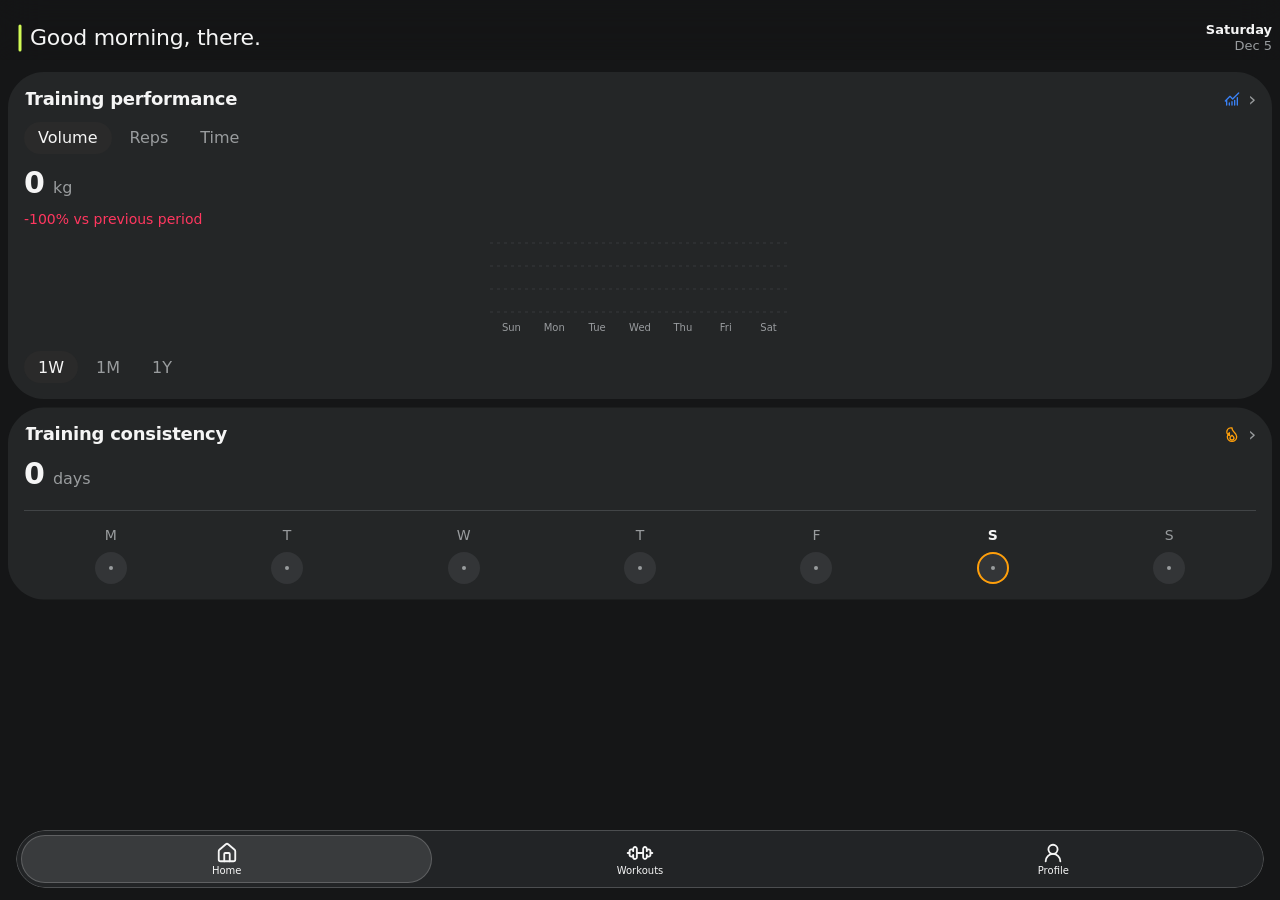
<file: index.html>
<!doctype html><html lang="en" data-theme="graphite"><head><meta charset="utf-8"><meta name="viewport" content="width=device-width,initial-scale=1,viewport-fit=cover"><meta name="form-build" content="83"><meta name="theme-color" content="#151617"><meta name="color-scheme" content="dark"><script>(()=>{const themes={studio:{tint:"#F8F8FA",scheme:"light"},"studio-dark":{tint:"#000000",scheme:"dark"},graphite:{tint:"#151617",scheme:"dark"},obsidian:{tint:"#101012",scheme:"dark"}};const media=matchMedia("(prefers-color-scheme: dark)");function resolve(choice){return choice==="studio"||choice==="studio-dark"?media.matches?"studio-dark":"studio":choice==="obsidian"?"obsidian":"graphite"}function apply(choice){const resolved=resolve(choice),tokens=themes[resolved];document.documentElement.dataset.theme=resolved;document.querySelector('meta[name="theme-color"]').content=tokens.tint;document.querySelector('meta[name="color-scheme"]').content=tokens.scheme;return resolved}let saved="graphite";try{saved=localStorage.getItem("form.appearance.v1")||saved}catch{}window.FormAppearance={apply,media};apply(saved)})();</script><title>FORM Lab</title><link rel="stylesheet" href="src/style.css?v=83"></head><body><main id="shell"><section id="scroll"><header><div class="headline-row"><svg class="headline-signature" width="24" height="32" viewBox="0 0 24 32" aria-hidden="true" focusable="false"><path d="M12 4 L12 16 L12 28"/></svg><h1 id="headline" class="form-headline">FORM Lab</h1><div id="home-date"><strong id="weekday"></strong><span id="date-value"></span></div></div><small>Build 83 · <span id="profile"></span> <span id="update-status" role="status"></span></small></header><div data-page="Home"><section id="home-dashboard" aria-label="Training dashboard"><article id="performance-card"><button class="home-card-label progress-detail" id="performance-detail"><span>Training performance</span><svg data-lucide="chart-no-axes-combined" aria-hidden="true" viewBox="0 0 24 24" fill="none" stroke="currentColor" stroke-width="2" stroke-linecap="round" stroke-linejoin="round"><path d="M4 14v7M8 18v3M12 16v5M16 14v7M20 10v11M2 15l7-7 4 4 9-9"/></svg><span aria-hidden="true">›</span></button><div class="progress-segments" id="metric-select" role="group" aria-label="Training metric"><button type="button" data-value="Volume" aria-pressed="true">Volume</button><button type="button" data-value="Reps" aria-pressed="false">Reps</button><button type="button" data-value="Time" aria-pressed="false">Time</button></div><div id="performance-value"><strong>—</strong><small>kg</small></div><small id="performance-change">Import training history</small><svg id="performance-chart" viewBox="0 0 300 100" role="img" aria-label="No training history"></svg><div class="progress-segments" id="period-select" role="group" aria-label="Time period"><button type="button" data-value="1W" aria-pressed="true">1W</button><button type="button" data-value="1M" aria-pressed="false">1M</button><button type="button" data-value="1Y" aria-pressed="false">1Y</button></div></article><article id="streak-card"><button id="consistency-detail" class="home-card-label progress-detail"><span>Training consistency</span><svg data-lucide="flame" aria-hidden="true" focusable="false" viewBox="0 0 24 24" fill="none" stroke="currentColor" stroke-width="2" stroke-linecap="round" stroke-linejoin="round"><path d="M8.5 14.5A6 6 0 0 1 12 3c0 4 2 5 4 7 1.5 1.5 3 3.4 3 6a7 7 0 0 1-14 0c0-2 1-4 3-6 0 2 0 3 .5 4.5Z"/><path d="M12 21a3 3 0 0 0 3-3c0-1.5-1-2.5-3-4-2 1.5-3 2.5-3 4a3 3 0 0 0 3 3Z"/></svg><span aria-hidden="true">›</span></button><div id="streak-value"><strong>—</strong><small>No training history connected</small></div><div class="streak-week"><div id="week-days" aria-label="Training week"></div></div><small id="week-summary">Import training history in Profile.</small></article></section></div><div data-page="Training" hidden></div><div data-page="Profile" hidden><section id="settings-menu"><article class="settings-group settings-menu"><button type="button" class="settings-row" data-settings-open="account"><span class="settings-leading" data-settings-icon="user-round"></span><span class="settings-label">Account</span><span class="settings-value" id="settings-name"></span><span class="settings-chevron" data-settings-icon="chevron-right"></span></button></article><article class="settings-group settings-menu"><button type="button" class="settings-row" data-settings-select="appearance" aria-haspopup="dialog" aria-expanded="false"><span class="settings-leading" data-settings-icon="palette"></span><span class="settings-label">Appearance</span><span class="settings-value" id="settings-theme"></span><span class="settings-chevron" data-settings-icon="chevron-right"></span></button><label class="settings-row timer-setting"><span class="settings-leading"><svg viewBox="0 0 24 24" fill="none" stroke="currentColor" stroke-width="2" stroke-linecap="round" stroke-linejoin="round" aria-hidden="true"><circle cx="12" cy="13" r="8"/><path d="M12 9v4l3 2M9 2h6m3 3 2 2"/></svg></span><span class="settings-label">Show timer bar</span><input id="show-timer-bar" class="diagnostic-switch" type="checkbox" role="switch"></label><button type="button" class="settings-row" data-settings-select="mode" aria-haspopup="dialog" aria-expanded="false"><span class="settings-leading" data-settings-icon="database"></span><span class="settings-label">Training mode</span><span class="settings-value" id="settings-mode"></span><span class="settings-chevron" data-settings-icon="chevron-right"></span></button><button type="button" class="settings-row" data-settings-open="import"><span class="settings-leading" data-settings-icon="download"></span><span class="settings-label">Import training data</span><span class="settings-chevron" data-settings-icon="chevron-right"></span></button><button type="button" class="settings-row" data-settings-open="manage"><span class="settings-leading" data-settings-icon="hard-drive"></span><span class="settings-label">Manage data</span><span class="settings-chevron" data-settings-icon="chevron-right"></span></button></article><article class="settings-group settings-menu"><button type="button" id="diagnostic-open" class="settings-row"><span class="settings-leading" data-settings-icon="sliders-horizontal"></span><span class="settings-label">Diagnostics</span><span class="settings-chevron" data-settings-icon="chevron-right"></span></button></article><small id="settings-selection-status" role="status"></small><small id="demo-warning" class="settings-demo-warning">Demo data includes an original 8,788 kg calf-raise logging error. Do not use it as a training target.</small><small class="settings-build">FORM · Build 83</small></section><section class="settings-panel" data-settings-panel="account" data-settings-title="Account" hidden><button type="button" class="settings-back" data-settings-back><span data-settings-icon="chevron-left"></span> Profile</button><article class="settings-group"><form id="name-form"><label for="display-name">Display name</label><input id="display-name" maxlength="60" autocomplete="given-name" placeholder="Enter your name"><small>Shown in your Home greeting. Leave blank to use “there”.</small><button type="submit">Save name</button><small id="name-status" role="status"></small></form></article></section><section hidden id="settings-appearance-adapter"><fieldset id="theme-options"><legend>Theme</legend><label><input type="radio" name="theme" value="studio"><span class="theme-swatch studio-swatch"></span><span>Studio<small>Follows system appearance</small></span></label><label><input type="radio" name="theme" value="graphite"><span class="theme-swatch graphite-swatch"></span><span>Graphite Lime<small>Graphite and electric lime</small></span></label><label><input type="radio" name="theme" value="obsidian"><span class="theme-swatch obsidian-swatch"></span><span>Obsidian Red<small>Black and vivid red</small></span></label></fieldset><small id="theme-status" role="status"></small></section><section hidden id="settings-mode-adapter"><select id="training-mode"><option value="demo">Demo Mode</option><option value="personal">Personal Mode</option></select><small id="mode-status" role="status"></small></section><section class="settings-panel" data-settings-panel="import" data-settings-title="Import training data" hidden><button type="button" class="settings-back" data-settings-back><span data-settings-icon="chevron-left"></span> Profile</button><article class="settings-group"><label for="history-import">Import Hevy JSON</label><input id="history-import" type="file" accept=".json,application/json"><label for="history-paste">Or paste private import data</label><textarea id="history-paste" rows="3" placeholder="Paste JSON or copied import blocks"></textarea><button id="history-paste-submit" type="button">Import pasted data</button><small id="import-status" role="status"></small></article></section><section class="settings-panel" data-settings-panel="manage" data-settings-title="Manage data" hidden><button type="button" class="settings-back" data-settings-back><span data-settings-icon="chevron-left"></span> Profile</button><section id="imported-routines"></section><section id="imported-history"></section></section></div><div data-page="Diagnostic" hidden><button id="diagnostic-back" aria-label="Back to Profile">‹ Profile</button><section class="diagnostic-menu"><h2>Visual guides</h2><div class="settings-group settings-menu"><label class="settings-row diagnostic-row"><svg aria-hidden="true" viewBox="0 0 24 24" fill="none" stroke="currentColor" stroke-width="2"><rect x="4" y="4" width="16" height="16" rx="3" stroke-dasharray="none"/></svg><span>Alignment guides (all)</span><input type="checkbox" id="guides" class="diagnostic-switch"></label><label class="settings-row diagnostic-row"><svg aria-hidden="true" viewBox="0 0 24 24" fill="none" stroke="#3785ff" stroke-width="2"><rect x="4" y="4" width="16" height="16" rx="3" stroke-dasharray="4 3"/></svg><span>Viewport boundaries</span><input type="checkbox" id="guide-viewport" checked class="diagnostic-switch"></label><label class="settings-row diagnostic-row"><svg aria-hidden="true" viewBox="0 0 24 24" fill="none" stroke="#bf5af2" stroke-width="2"><rect x="4" y="4" width="16" height="16" rx="3" stroke-dasharray="4 3"/></svg><span>Headline alignment</span><input type="checkbox" id="guide-headline" checked class="diagnostic-switch"></label><label class="settings-row diagnostic-row"><svg aria-hidden="true" viewBox="0 0 24 24" fill="none" stroke="#34c759" stroke-width="2"><rect x="4" y="4" width="16" height="16" rx="3" stroke-dasharray="4 3"/></svg><span>Card and control boundaries</span><input type="checkbox" id="guide-cards" checked class="diagnostic-switch"></label><label class="settings-row diagnostic-row"><svg aria-hidden="true" viewBox="0 0 24 24" fill="none" stroke="#ff9500" stroke-width="2"><rect x="4" y="4" width="16" height="16" rx="3" stroke-dasharray="4 3"/></svg><span>Camera boundary</span><input type="checkbox" id="guide-camera" checked class="diagnostic-switch"></label><label class="settings-row diagnostic-row"><svg aria-hidden="true" viewBox="0 0 24 24" fill="none" stroke="#ff9500" stroke-width="2"><rect x="4" y="4" width="16" height="16" rx="3" stroke-dasharray="4 3"/></svg><span>Camera alignment lines</span><input type="checkbox" id="guide-camera-lines" checked class="diagnostic-switch"></label><label class="settings-row diagnostic-row"><svg aria-hidden="true" viewBox="0 0 24 24" fill="none" stroke="#999999" stroke-width="2"><rect x="4" y="4" width="16" height="16" rx="3" stroke-dasharray="4 3"/></svg><span>Hinge / simulated division lines</span><input type="checkbox" id="guide-hinge" checked class="diagnostic-switch"></label><label class="settings-row diagnostic-row"><svg aria-hidden="true" viewBox="0 0 24 24" fill="none" stroke="#999999" stroke-width="2"><rect x="4" y="4" width="16" height="16" rx="3" stroke-dasharray="4 3"/></svg><span>Safe area boundaries</span><input type="checkbox" id="guide-safe" checked class="diagnostic-switch"></label></div><div class="settings-group diagnostic-measure"><details id="measure"><summary><svg data-lucide="chevron-down" aria-hidden="true" focusable="false" viewBox="0 0 24 24" fill="none" stroke="currentColor" stroke-width="2" stroke-linecap="round" stroke-linejoin="round"><path d="m6 9 6 6 6-6"/></svg>Measurements</summary><pre id="report"></pre></details></div></section><div class="diagnostic-fixture" hidden><article><h2>Controls</h2><button id="tap">Tap · 0</button> <button id="popup">Pop-out</button></article><section id="diagnostic-controls"><article><details open><summary><svg data-lucide="chevron-down" aria-hidden="true" focusable="false" viewBox="0 0 24 24" fill="none" stroke="currentColor" stroke-width="2" stroke-linecap="round" stroke-linejoin="round"><path d="m6 9 6 6 6-6"/></svg>Exercise 01</summary><div class="set"><span>01</span><label>kg <input aria-label="Weight" type="number" value="60"></label><label>reps <input aria-label="Reps" type="number" value="12"></label><button id="check" aria-pressed="false" aria-label="Complete set"><svg data-lucide="check" aria-hidden="true" focusable="false" viewBox="0 0 24 24" fill="none" stroke="currentColor" stroke-width="2" stroke-linecap="round" stroke-linejoin="round"><path d="M20 6 9 17l-5-5"/></svg></button></div></details></article><article><details><summary><svg data-lucide="chevron-down" aria-hidden="true" focusable="false" viewBox="0 0 24 24" fill="none" stroke="currentColor" stroke-width="2" stroke-linecap="round" stroke-linejoin="round"><path d="m6 9 6 6 6-6"/></svg>Exercise 02</summary><p>Expansion test</p><label>Notes <input aria-label="Notes"></label></details></article><article class="end-marker">End of scroll test</article></section><section id="stacked-pair" aria-label="Stacked cards"><article class="blue">Card 01 <small>Layout test</small></article><article class="purple">Card 02 <small>Layout test</small></article></section><section id="side-pair" aria-label="Side-by-side cards"><article class="blue">Card 03 <small>Layout test</small></article><article class="purple">Card 04 <small>Layout test</small></article></section><label>Posture test <select id="posture-test"><option value="auto">Auto (device)</option><option value="flat">Simulate flat</option><option value="folded">Simulate semi-folded</option></select></label></div><article class="end-marker diagnostic-fixture" hidden>End of scroll test</article></div></section><div id="timer-glass" aria-hidden="true"></div><aside id="timer" aria-label="Rest timer"><div id="liquid-fill" aria-hidden="true"></div><button id="minus" aria-label="Subtract 15 seconds"><svg data-lucide="minus" aria-hidden="true" focusable="false" viewBox="0 0 24 24" fill="none" stroke="currentColor" stroke-width="2" stroke-linecap="round" stroke-linejoin="round"><path d="M5 12h14"/></svg></button><span id="clock">1:30</span><button id="plus" aria-label="Add 15 seconds"><svg data-lucide="plus" aria-hidden="true" focusable="false" viewBox="0 0 24 24" fill="none" stroke="currentColor" stroke-width="2" stroke-linecap="round" stroke-linejoin="round"><path d="M5 12h14"/><path d="M12 5v14"/></svg></button><span class="timer-divider" aria-hidden="true"></span><button id="run" aria-label="Start timer"><svg data-lucide="play" aria-hidden="true" focusable="false" viewBox="0 0 24 24" fill="none" stroke="currentColor" stroke-width="2" stroke-linecap="round" stroke-linejoin="round"><polygon points="6 3 20 12 6 21 6 3"/></svg></button><button id="reset" aria-label="Reset timer"><svg data-lucide="rotate-ccw" aria-hidden="true" focusable="false" viewBox="0 0 24 24" fill="none" stroke="currentColor" stroke-width="2" stroke-linecap="round" stroke-linejoin="round"><path d="M3 12a9 9 0 1 0 9-9 9.75 9.75 0 0 0-6.74 2.74L3 8"/><path d="M3 3v5h5"/></svg></button></aside><nav aria-label="Test navigation"></nav><svg id="overlay" aria-hidden="true"></svg><div id="safe"></div></main><dialog id="settings-choice" aria-label="Select setting"><div id="settings-choice-options"></div></dialog><dialog id="insights-dialog"><h2 id="insights-title">Training insights</h2><div id="insights-content"></div><form method="dialog"><button>Done</button></form></dialog><dialog id="history-dialog"><h2 id="history-title">Training history</h2><div id="history-detail"></div><form method="dialog"><button>Done</button></form></dialog><dialog id="dialog"><h2>Pop-out test</h2><p>Shared component</p><form method="dialog"><button>Done</button></form></dialog><script>if(new URLSearchParams(location.search).get("engineeringTests")==="1"){document.querySelectorAll(".diagnostic-fixture").forEach(e=>e.hidden=false);}</script><script src="src/hardware.js?v=83"></script><script src="src/layout.js?v=83"></script><script src="src/icons.js?v=83"></script><script src="src/app.js?v=83"></script><script src="src/demo-data.js?v=83"></script><script src="src/history.js?v=83"></script><script src="src/profile.js?v=83"></script><script src="src/diagnostics.js?v=83"></script><script src="src/update.js?v=83"></script><script src="src/corners.js?v=83"></script><script>FormUpdate.start(83,()=>labCanUpdate());</script></body></html>
</file>
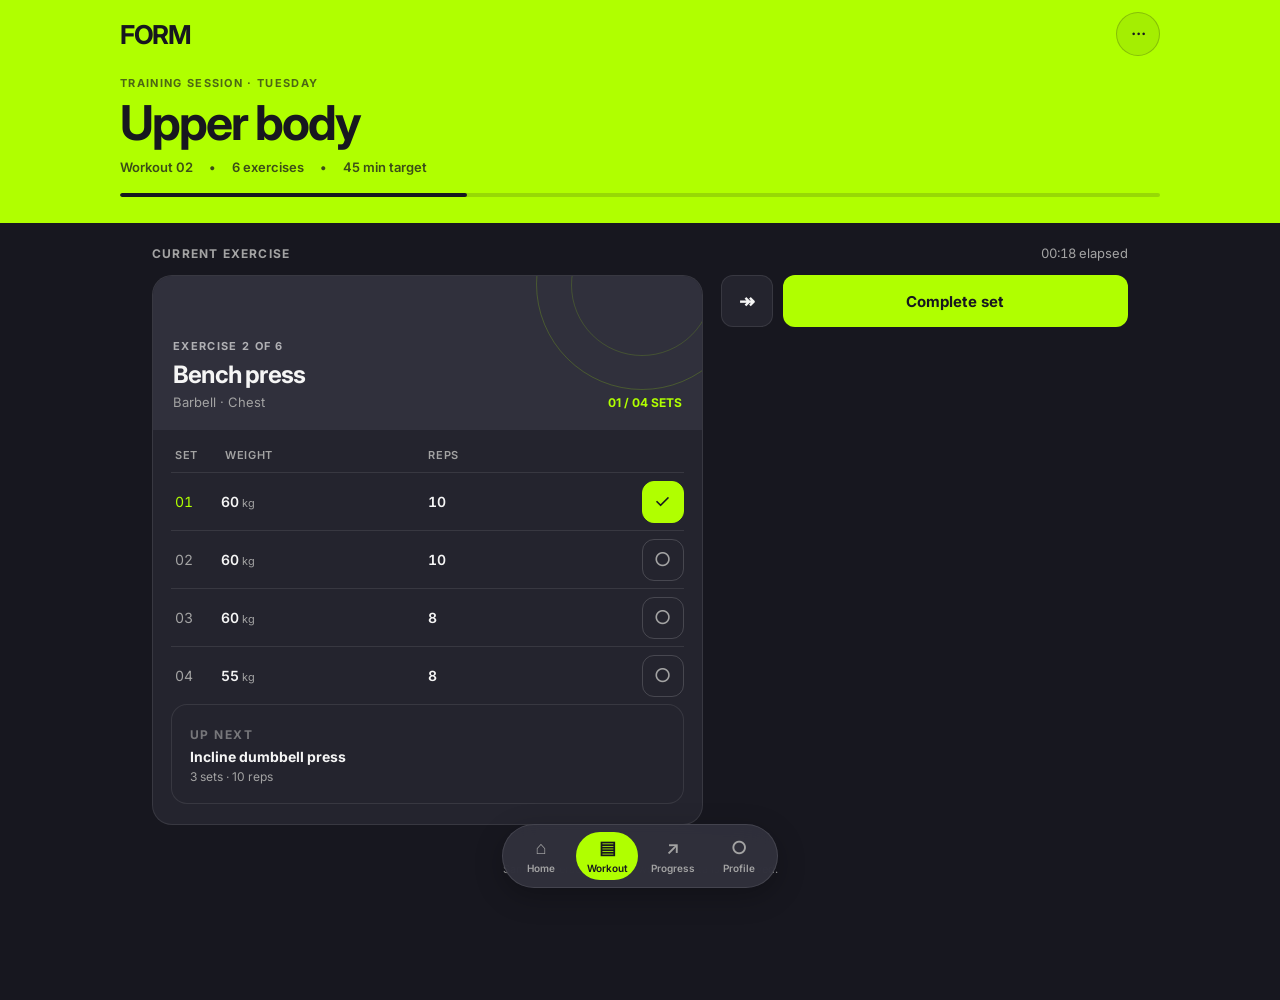
<file: edge-to-edge.html>
<!doctype html>
<html lang="en">
<head>
  <meta charset="utf-8">
  <meta name="viewport" content="width=device-width, initial-scale=1, viewport-fit=cover">
  <meta name="theme-color" content="#17171f">
  <meta name="apple-mobile-web-app-capable" content="yes">
  <meta name="apple-mobile-web-app-status-bar-style" content="black-translucent">
  <meta name="description" content="FORM edge-to-edge active workout screen concept for iPhone Duo.">
  <link rel="manifest" href="./manifest.webmanifest">
  <link rel="icon" href="./icon.svg" type="image/svg+xml">
  <title>FORM — Active Workout</title>
  <style>
    @import url('https://fonts.googleapis.com/css2?family=Inter:wght@400;500;600;650;700&display=swap');
    :root{
      color-scheme:dark;
      --canvas:#17171f;--surface:#24242e;--raised:#30303c;
      --text:#f5f5f5;--muted:#a3a3a3;--lime:#b0ff00;--blue:#0088ff;
      --line:rgba(255,255,255,.09);
      --safe-t:env(safe-area-inset-top,0px);--safe-r:env(safe-area-inset-right,0px);
      --safe-b:env(safe-area-inset-bottom,0px);--safe-l:env(safe-area-inset-left,0px);
      --fast:180ms;--tab:220ms;--standard:320ms;--ease:cubic-bezier(.2,.75,.2,1);
      font-family:Inter,-apple-system,BlinkMacSystemFont,"Segoe UI",sans-serif;
      background:var(--canvas);color:var(--text)
    }
    *{box-sizing:border-box}
    html{min-height:100%;background:var(--canvas);scroll-behavior:smooth}
    body{margin:0;min-height:100vh;min-height:100dvh;background:var(--canvas);overflow-x:hidden}
    button,a{font:inherit}
    button{color:inherit;cursor:pointer}
    a{color:inherit;text-decoration:none}
    .screen{min-height:100vh;min-height:100dvh;padding-bottom:calc(104px + var(--safe-b))}
    /* Full-bleed color fields; interactive content remains inside safe insets. */
    .top-field{position:relative;isolation:isolate;background:var(--lime);color:#17171f;margin-inline:calc(-1 * var(--safe-l));padding:calc(12px + var(--safe-t)) calc(22px + var(--safe-r)) 30px calc(22px + var(--safe-l));}
    .top-field:after{content:"";position:absolute;z-index:-1;inset:0;background:var(--lime)}
    .topline{height:44px;display:flex;align-items:center;justify-content:space-between;max-width:1040px;margin:auto}
    .brand{font-size:26px;font-weight:700;letter-spacing:-1.4px}
    .top-actions{display:flex;align-items:center;gap:10px}
    .icon-btn{width:44px;height:44px;border:1px solid rgba(23,23,31,.22);border-radius:50%;background:rgba(23,23,31,.07);display:grid;place-items:center;font-size:20px}
    .session-head{max-width:1040px;margin:25px auto 0}
    .kicker{font-size:11px;font-weight:700;letter-spacing:.12em;text-transform:uppercase;opacity:.65}
    h1{font-size:clamp(32px,6vw,48px);line-height:1;letter-spacing:-2px;margin:9px 0 12px;font-weight:700}
    .session-meta{display:flex;flex-wrap:wrap;gap:8px 16px;font-size:13px;font-weight:600;opacity:.76}
    .progress-track{height:4px;background:rgba(23,23,31,.16);border-radius:8px;margin-top:25px;overflow:hidden}
    .progress-track span{display:block;height:100%;width:38%;background:#17171f;border-radius:8px;transition:width var(--standard) var(--ease)}
    main{max-width:1040px;margin:0 auto;padding:24px 20px 0}
    .section-row{display:flex;align-items:center;justify-content:space-between;gap:12px;margin-bottom:14px}
    .section-label{font-size:12px;font-weight:700;letter-spacing:.1em;color:var(--muted);text-transform:uppercase}
    .timer{font-size:13px;font-variant-numeric:tabular-nums;color:var(--muted)}
    .exercise-card{background:var(--surface);border:1px solid var(--line);border-radius:20px;overflow:hidden}
    .exercise-visual{min-height:154px;padding:20px;background:var(--raised);display:flex;align-items:flex-end;justify-content:space-between;gap:16px;position:relative;overflow:hidden}
    .exercise-visual:before{content:"";position:absolute;width:210px;height:210px;border:1px solid rgba(176,255,0,.2);border-radius:50%;right:-46px;top:-98px}
    .exercise-visual:after{content:"";position:absolute;width:140px;height:140px;border:1px solid rgba(176,255,0,.16);border-radius:50%;right:-11px;top:-62px}
    .exercise-title{position:relative;z-index:1}
    .exercise-title h2{font-size:24px;letter-spacing:-.8px;margin:7px 0 5px}
    .exercise-title p{font-size:13px;color:var(--muted);margin:0}
    .exercise-count{position:relative;z-index:1;color:var(--lime);font-size:12px;font-weight:700;white-space:nowrap}
    .set-area{padding:18px 18px 20px}
    .set-head,.set-row{display:grid;grid-template-columns:42px 1fr 1fr 48px;align-items:center;gap:8px}
    .set-head{padding:0 4px 10px;color:var(--muted);font-size:11px;font-weight:600;text-transform:uppercase;letter-spacing:.06em}
    .set-row{min-height:58px;border-top:1px solid var(--line);font-size:14px;font-variant-numeric:tabular-nums}
    .set-no{color:var(--muted);padding-left:4px}
    .set-value{font-weight:600}
    .set-unit{font-size:11px;color:var(--muted);font-weight:400;margin-left:3px}
    .check{justify-self:end;width:42px;height:42px;border-radius:12px;border:1px solid rgba(255,255,255,.16);background:transparent;color:var(--muted);font-size:19px;transition:background var(--fast),color var(--fast),transform var(--fast)}
    .set-row.done .check{background:var(--lime);border-color:var(--lime);color:#17171f}
    .set-row.done .set-no{color:var(--lime)}
    .next-card{display:flex;align-items:center;justify-content:space-between;gap:14px;padding:17px 2px 0}
    .next-copy strong{display:block;font-size:14px;margin-top:5px}
    .next-copy span{font-size:12px;color:var(--muted)}
    .rest{display:none;align-items:center;gap:8px;padding:9px 12px;border-radius:999px;background:rgba(0,136,255,.13);color:#77bdff;font-size:12px;font-weight:600;font-variant-numeric:tabular-nums}
    .rest.active{display:flex}
    .actions{display:grid;grid-template-columns:52px 1fr;gap:10px;margin-top:22px}
    .secondary,.primary{min-height:52px;border-radius:12px;font-weight:700;transition:transform var(--fast) var(--ease),opacity var(--fast)}
    .secondary{border:1px solid var(--line);background:var(--surface);font-size:19px}
    .primary{border:0;background:var(--lime);color:#17171f;font-size:15px}
    .primary:active,.secondary:active{transform:scale(.98)}
    .primary:disabled{opacity:.45;cursor:not-allowed}
    .bottom-note{text-align:center;color:var(--muted);font-size:11px;line-height:1.5;margin:18px 10px}
    .dock{position:fixed;z-index:10;left:50%;bottom:calc(12px + var(--safe-b));transform:translateX(-50%);display:flex;gap:4px;padding:7px;background:rgba(48,48,60,.96);border:1px solid rgba(255,255,255,.1);border-radius:999px;box-shadow:0 8px 28px rgba(0,0,0,.25);backdrop-filter:blur(18px);-webkit-backdrop-filter:blur(18px)}
    .dock a{min-width:62px;min-height:48px;padding:5px 9px;border-radius:999px;display:grid;place-items:center;gap:2px;color:var(--muted);font-size:10px;font-weight:600}
    .dock a[aria-current=page]{background:var(--lime);color:#17171f}
    .dock .glyph{font-size:18px;line-height:1}
    .sr-only{position:absolute;width:1px;height:1px;padding:0;margin:-1px;overflow:hidden;clip:rect(0,0,0,0);white-space:nowrap;border:0}
    @media(min-width:680px){
      .top-field{padding-left:calc(32px + var(--safe-l));padding-right:calc(32px + var(--safe-r));padding-bottom:36px}
      main{padding:30px 32px 0}
      .workout-layout{display:grid;grid-template-columns:minmax(0,1.15fr) minmax(270px,.85fr);gap:18px;align-items:start}
      .exercise-card{grid-row:span 2}
      .next-card{padding:18px;background:var(--surface);border:1px solid var(--line);border-radius:16px}
      .actions{margin-top:0}
      .bottom-note{grid-column:1/-1}
    }
    @media(min-width:900px) and (orientation:landscape){
      .session-head{margin-top:20px}
      .top-field{padding-bottom:26px}
      .progress-track{margin-top:18px}
      main{padding-top:22px}
    }
    @media(max-width:380px){
      main{padding-left:16px;padding-right:16px}
      .set-head,.set-row{grid-template-columns:34px 1fr 1fr 44px;gap:5px}
      .set-area{padding:15px 12px 16px}
      .exercise-title h2{font-size:21px}
      .dock a{min-width:55px}
    }
    @media(prefers-reduced-motion:reduce){
      *,*::before,*::after{scroll-behavior:auto!important;animation-duration:.01ms!important;animation-iteration-count:1!important;transition-duration:.01ms!important}
    }
    @media(prefers-reduced-transparency:reduce){
      .dock{background:var(--raised);backdrop-filter:none;-webkit-backdrop-filter:none}
    }
  </style>
</head>
<body>
  <div class="screen">
    <header class="top-field">
      <div class="topline">
        <a class="brand" href="./index.html" aria-label="FORM home">FORM</a>
        <div class="top-actions">
          <button class="icon-btn" type="button" aria-label="Workout options" id="options">···</button>
        </div>
      </div>
      <div class="session-head">
        <div class="kicker">Training session · Tuesday</div>
        <h1>Upper body</h1>
        <div class="session-meta"><span>Workout 02</span><span>•</span><span>6 exercises</span><span>•</span><span>45 min target</span></div>
        <div class="progress-track" role="progressbar" aria-label="Workout progress" aria-valuemin="0" aria-valuemax="6" aria-valuenow="2" id="progress"><span id="progress-fill"></span></div>
      </div>
    </header>

    <main>
      <div class="section-row">
        <span class="section-label">Current exercise</span>
        <span class="timer" id="elapsed">00:18 elapsed</span>
      </div>
      <div class="workout-layout">
        <section class="exercise-card" aria-labelledby="exercise-name">
          <div class="exercise-visual">
            <div class="exercise-title">
              <div class="kicker">Exercise 2 of 6</div>
              <h2 id="exercise-name">Bench press</h2>
              <p>Barbell · Chest</p>
            </div>
            <span class="exercise-count">01 / 04 SETS</span>
          </div>
          <div class="set-area">
            <div class="set-head"><span>Set</span><span>Weight</span><span>Reps</span><span class="sr-only">Complete</span><span aria-hidden="true"></span></div>
            <div class="set-row done"><span class="set-no">01</span><span class="set-value">60<span class="set-unit">kg</span></span><span class="set-value">10</span><button class="check" type="button" aria-label="Set 1 completed" aria-pressed="true">✓</button></div>
            <div class="set-row"><span class="set-no">02</span><span class="set-value">60<span class="set-unit">kg</span></span><span class="set-value">10</span><button class="check" type="button" aria-label="Complete set 2" aria-pressed="false">○</button></div>
            <div class="set-row"><span class="set-no">03</span><span class="set-value">60<span class="set-unit">kg</span></span><span class="set-value">8</span><button class="check" type="button" aria-label="Complete set 3" aria-pressed="false">○</button></div>
            <div class="set-row"><span class="set-no">04</span><span class="set-value">55<span class="set-unit">kg</span></span><span class="set-value">8</span><button class="check" type="button" aria-label="Complete set 4" aria-pressed="false">○</button></div>
            <div class="next-card">
              <div class="next-copy"><span class="kicker">Up next</span><strong>Incline dumbbell press</strong><span>3 sets · 10 reps</span></div>
              <div class="rest" id="rest" aria-live="polite">◷ <span id="rest-time">01:30</span></div>
            </div>
          </div>
        </section>
        <div class="actions">
          <button class="secondary" id="skip" type="button" aria-label="Skip exercise">↠</button>
          <button class="primary" id="finish" type="button">Complete set</button>
        </div>
        <p class="bottom-note">Sample interaction · Your workout data is not saved.</p>
      </div>
    </main>
  </div>

  <nav class="dock" aria-label="Primary navigation">
    <a href="./index.html"><span class="glyph">⌂</span>Home</a>
    <a href="./edge-to-edge.html" aria-current="page"><span class="glyph">▤</span>Workout</a>
    <a href="./index.html"><span class="glyph">↗</span>Progress</a>
    <a href="./index.html"><span class="glyph">○</span>Profile</a>
  </nav>

  <script>
    const rows=[...document.querySelectorAll('.set-row')];
    const finish=document.getElementById('finish');
    const progress=document.getElementById('progress');
    const fill=document.getElementById('progress-fill');
    const rest=document.getElementById('rest');
    const restTime=document.getElementById('rest-time');
    let restSeconds=90;
    let restInterval=null;
    function updateSets(){
      const completed=rows.filter(row=>row.classList.contains('done')).length;
      progress.setAttribute('aria-valuenow',String(completed+1));
      fill.style.width=(Math.min(6,completed+1)/6*100)+'%';
      finish.textContent=completed===rows.length?'Exercise complete':'Complete set';
      finish.disabled=completed===rows.length;
    }
    function startRest(){
      clearInterval(restInterval);restSeconds=90;rest.classList.add('active');
      const render=()=>{restTime.textContent=String(Math.floor(restSeconds/60)).padStart(2,'0')+':'+String(restSeconds%60).padStart(2,'0')};
      render();
      restInterval=setInterval(()=>{restSeconds=Math.max(0,restSeconds-1);render();if(restSeconds===0){clearInterval(restInterval);restTime.textContent='Done'}},1000);
    }
    function completeNext(){
      const row=rows.find(item=>!item.classList.contains('done'));
      if(!row)return;
      row.classList.add('done');
      const button=row.querySelector('.check');button.textContent='✓';button.setAttribute('aria-pressed','true');button.setAttribute('aria-label','Set completed');
      startRest();updateSets();
    }
    rows.forEach(row=>row.querySelector('.check').addEventListener('click',()=>{
      if(row.classList.contains('done'))return;
      row.classList.add('done');const button=row.querySelector('.check');button.textContent='✓';button.setAttribute('aria-pressed','true');button.setAttribute('aria-label','Set completed');startRest();updateSets();
    }));
    finish.addEventListener('click',completeNext);
    document.getElementById('skip').addEventListener('click',()=>{document.getElementById('exercise-name').textContent='Incline dumbbell press';document.querySelector('.exercise-title p').textContent='Dumbbell · Upper chest';document.querySelector('.exercise-count').textContent='NEXT EXERCISE';finish.textContent='Start next exercise';finish.disabled=false;});
    document.getElementById('options').addEventListener('click',()=>{document.getElementById('options').textContent='✓';document.getElementById('options').setAttribute('aria-label','Options acknowledged')});
    updateSets();
  </script>
</body>
</html>
</file>
<file: src/style.css>
:root{--font-family:-apple-system,BlinkMacSystemFont,system-ui,sans-serif;--type-body:17px;--type-headline:28px;--type-card:24px;--type-section:20px;--type-caption:13px;--type-small:12px;--type-micro:11px;--type-clock:26px;--weight-regular:400;--weight-medium:500;--weight-semibold:600;--weight-bold:700;font-family:var(--font-family);font-size:var(--type-body);font-weight:var(--weight-regular);line-height:1.35;--canvas:#f8f8fa;--surface:#fff;--elevated:#f2f2f7;--ink:#18181b;--muted:#62626c;--line:#dedee3;--selected:#e9e9ee;--accent:#007aff;--on-accent:#fff;--primary:#18181b;--on-primary:#fff;--glass:rgba(248,248,250,.15);--dock-bg:#ffffff8c;--streak:#18181b;--on-streak:#fff;--action-bg:#e7efff;--action-ink:#0058b9;color:var(--ink);background:var(--canvas);color-scheme:light;--corner-shape:squircle;--card:28px;--button:20px;--small:12px;--popup:40px;--menu-row-radius:16px;--settings-row-height:56px;--settings-icon:22px;--settings-label:19px;--settings-padding:16px;--settings-icon-gap:14px;--settings-group-gap:32px;--outline-width:1px;--separator-width:.5px;--popup-blur:24px;--surface-outline:color-mix(in srgb,var(--ink) 12%,transparent);--dock:28px;--capsule:9999px;--timer-height:56px;--outer-gap:8px;--timer-nav-gap:8px;--nav-edge-bottom:12px;--nav-control-height:calc(var(--settings-row-height) - 2 * var(--nav-inner-padding));--nav-inner-padding:4px;--nav-edge-right:8px;--nav-rail-width:64px;--blue:#007aff}:root[data-theme=graphite]{color-scheme:dark;--canvas:#151617;--surface:#242628;--elevated:#333639;--ink:#f5f5f5;--muted:#999c9f;--line:#414447;--selected:#414447;--accent:#d1fa55;--on-accent:#151617;--primary:#d1fa55;--on-primary:#151617;--glass:rgba(21,22,23,.15);--dock-bg:#2426288c;--streak:#f5f5f5;--on-streak:#151617;--action-bg:#333639;--action-ink:#d1fa55}:root[data-theme=studio-dark]{color-scheme:dark;--canvas:#000;--surface:#1c1c1e;--elevated:#2c2c2e;--ink:#fff;--muted:#98989d;--line:#38383a;--selected:#38383a;--accent:#0a84ff;--on-accent:#fff;--primary:#fff;--on-primary:#18181b;--glass:rgba(0,0,0,.15);--dock-bg:#1c1c1e8c;--streak:#fff;--on-streak:#18181b;--action-bg:#2c2c2e;--action-ink:#64b5ff}:root[data-theme=obsidian]{color-scheme:dark;--canvas:#101012;--surface:#1c1c1e;--elevated:#2c2c2e;--ink:#fff;--muted:#98989d;--line:#38383a;--selected:#38383a;--accent:#ff453a;--on-accent:#fff;--primary:#ff453a;--on-primary:#fff;--glass:rgba(16,16,18,.15);--dock-bg:#1c1c1e8c;--streak:#fff;--on-streak:#18181b;--action-bg:#2c2c2e;--action-ink:#ff6961}*{box-sizing:border-box}body{margin:0;overflow:hidden;touch-action:pan-x pan-y}button,input,summary,select,textarea{font:inherit}select{max-width:100%;font-size:var(--type-body)}button{border:0;border-radius:var(--button);padding:8px 12px;min-height:44px;background:var(--action-bg);color:var(--action-ink);touch-action:manipulation}button[aria-pressed=true]{background:#248a3d;color:white}input:not([type=checkbox]){width:64px;min-width:0;border:1px solid var(--line);border-radius:var(--small);padding:6px;font-size:var(--type-body)}#shell{position:fixed;inset:0;--right:16px;--dashboard-inset:var(--outer-gap);--rail:0px;--bottom:calc(var(--nav-edge-bottom) + var(--nav-control-height) + 2 * var(--nav-inner-padding) + 2 * var(--outline-width) + var(--timer-nav-gap));--timer-clearance:calc(var(--timer-height) + var(--outer-gap));--timer-blur:14px;--timer-fade:40px;--timer-motion:240ms;--safeL:env(safe-area-inset-left,0px);--safeR:env(safe-area-inset-right,0px);--safeT:env(safe-area-inset-top,0px);--safeB:env(safe-area-inset-bottom,0px)}#shell[data-rail=true]{--rail:calc(var(--nav-edge-right) + var(--nav-rail-width) + var(--timer-nav-gap) - var(--dashboard-inset));--bottom:16px}#scroll{position:absolute;inset:0 var(--safeR) var(--safeB) var(--safeL);overflow:auto;padding:0 calc(var(--right) + var(--rail)) calc(var(--bottom) + var(--timer-clearance)) var(--left);overscroll-behavior:contain}header{position:sticky;top:0;z-index:2;margin-inline:calc(-1 * var(--left)) calc(-1 * (var(--right) + var(--rail)));margin-bottom:var(--gap);padding:calc(var(--top) + var(--safeT)) calc(var(--right) + var(--rail)) var(--gap) var(--left);background:var(--glass);-webkit-backdrop-filter:blur(20px) saturate(100%);backdrop-filter:blur(20px) saturate(100%);box-shadow:inset 0 -1px rgba(0,0,0,.035)}@supports not ((backdrop-filter:blur(1px)) or (-webkit-backdrop-filter:blur(1px))){header{background:var(--canvas)}}h1{font-size:var(--type-headline);font-weight:var(--weight-semibold);margin:0;line-height:1.12;letter-spacing:-.5px}small{display:block;color:var(--muted);font-size:var(--type-caption)}article{background:var(--surface);border-radius:var(--card);padding:16px;margin-bottom:var(--gap);min-width:0}article.blue{background:#dceaff;color:#1758a8}article.purple{background:#ede4fa;color:#7545b5}#stacked-pair,#side-pair{display:grid;margin-bottom:var(--gap)}#stacked-pair{gap:var(--test-gap,12px);grid-template-columns:minmax(0,1fr);transition:gap 240ms ease}#stacked-pair article{min-height:var(--test-height,96px);transition:min-height 240ms ease}#stacked-pair article:nth-child(2){min-height:var(--second-height,96px)}#side-pair{grid-template-columns:minmax(0,var(--side-left,1fr)) minmax(0,1fr);gap:var(--side-gap,12px);transition:grid-template-columns 240ms ease,gap 240ms ease}#stacked-pair article,#side-pair article{margin:0;overflow-wrap:anywhere}#side-pair article{min-height:112px}h2,summary{font-size:var(--type-section);font-weight:var(--weight-semibold);line-height:1.2;margin:0 0 8px}.set{display:flex;align-items:center;justify-content:space-between;gap:6px;background:var(--elevated);padding:8px;border-radius:var(--button)}.set label{display:flex;flex-direction:column;font-size:var(--type-small)}.set input{width:58px}#timer-glass{position:absolute;left:var(--safeL);right:calc(var(--rail) + var(--safeR));bottom:calc(var(--bottom) + var(--safeB));height:calc(var(--timer-height) + var(--timer-fade));pointer-events:none;opacity:1;transition:opacity var(--timer-motion) ease;background:linear-gradient(to bottom,transparent,var(--canvas));-webkit-backdrop-filter:blur(var(--timer-blur));backdrop-filter:blur(var(--timer-blur));-webkit-mask-image:linear-gradient(to bottom,transparent,black var(--timer-fade));mask-image:linear-gradient(to bottom,transparent,black var(--timer-fade))} #timer{position:absolute;bottom:calc(var(--bottom) + var(--safeB));left:calc(var(--safeL) + var(--dashboard-inset));right:calc(var(--safeR) + var(--rail) + var(--dashboard-inset));height:var(--timer-height);display:flex;align-items:center;gap:2px;padding:4px 6px;background:var(--surface);border:var(--outline-width) solid var(--surface-outline);border-radius:var(--capsule);isolation:isolate;overflow:hidden;transition:opacity var(--timer-motion) ease,transform var(--timer-motion) ease;opacity:1;transform:translateY(0)}#liquid-fill{position:absolute;inset:0;background:var(--accent);pointer-events:none;clip-path:polygon(0 0,100% 0,100% 100%,0 100%)}#timer button,#clock,.timer-divider{position:relative;color:var(--ink)}#timer button{padding:0;flex:0 0 44px;min-width:44px;min-height:44px;background:transparent;border-radius:var(--capsule);display:grid;place-items:center}#timer svg{width:22px;height:22px;fill:none;stroke:currentColor;stroke-width:2;stroke-linecap:round;stroke-linejoin:round}#clock{flex:1;min-width:0;text-align:center;font-size:var(--type-clock);font-weight:var(--weight-semibold);font-variant-numeric:tabular-nums}.timer-divider{height:24px;width:1px;background:currentColor;opacity:.25;flex:none}nav{position:absolute;bottom:calc(var(--nav-edge-bottom) + var(--safeB));left:calc(var(--safeL) + var(--left));right:calc(var(--safeR) + var(--right));margin:0;width:auto;display:flex;align-items:center;justify-content:center;gap:6px;padding:0;background:transparent}nav .destinations{position:relative;isolation:isolate;display:flex;flex:1;min-width:0;justify-content:space-around;gap:2px;background:var(--settings-surface,var(--surface));background:color-mix(in srgb,var(--settings-surface,var(--surface)) 94%,transparent);-webkit-backdrop-filter:blur(8px);backdrop-filter:blur(8px);border:var(--outline-width) solid var(--settings-outline);border-radius:var(--card);padding:var(--nav-inner-padding);box-shadow:none;overflow:hidden}nav button{transition:background 180ms ease,color 180ms ease;background:transparent;color:var(--ink);min-width:0;min-height:var(--nav-control-height);flex:1;padding:4px;display:grid;place-items:center;border-radius:var(--capsule)}nav button[aria-pressed=true]{background:transparent;color:var(--ink)}nav svg{width:22px;height:22px;fill:none;stroke:currentColor;stroke-width:2;stroke-linecap:round;stroke-linejoin:round}#shell[data-rail=true] nav{--nav-control-height:44px;left:auto;right:calc(var(--nav-edge-right) + var(--safeR));top:calc(76px + var(--safeT));width:var(--nav-rail-width);flex-direction:column;justify-content:flex-start}#shell[data-rail=true] nav .destinations{flex:0 0 auto;width:100%;flex-direction:column}#shell[data-rail=true] nav button{flex:none;width:100%}#overlay{position:absolute;inset:0;width:100%;height:100%;pointer-events:none;contain:strict;overflow:hidden}#safe{position:absolute;visibility:hidden;pointer-events:none;padding:var(--safeT) var(--safeR) var(--safeB) var(--safeL)}pre{white-space:pre-wrap;overflow-wrap:anywhere;font-size:var(--type-small)}dialog{background:var(--surface);color:var(--ink);border:var(--outline-width) solid var(--surface-outline);border-radius:var(--popup);max-width:calc(100% - 32px);max-height:85%;overflow:auto;padding:24px}dialog::backdrop{background:#0005}.end-marker{background:#e4f4e9;color:#248a3d}@media(prefers-reduced-motion:reduce){*{scroll-behavior:auto!important;transition:none!important}}[hidden]{display:none!important}[data-page="Diagnostic"] label{display:flex;align-items:center;gap:8px;min-height:44px;flex-wrap:wrap}
/* Home uses the shared vertical scrolling viewport; its card edges align with the timer. */
#scroll:has(> [data-page=Home]:not([hidden])){padding-inline:var(--dashboard-inset) calc(var(--dashboard-inset) + var(--rail));overflow-x:hidden;overflow-y:auto}

[data-page=Home]{width:100%;min-width:0}
#home-dashboard{display:grid;width:100%;min-width:0;grid-template-columns:minmax(0,1fr);grid-auto-rows:auto;align-items:start;gap:8px;margin-bottom:0;--home-surface:var(--surface);--home-text:var(--ink);--home-muted:var(--muted);--home-selection:var(--selected);--home-divider:var(--line);--home-day-bg:var(--elevated);--home-day-ink:var(--streak);--home-day-check:var(--on-streak);--home-blue:var(--progress-blue);--home-green:var(--progress-green);--home-flame:#ff9f0a;--home-heading:18px;--home-metric:30px}
#shell[data-profile=FP] #home-dashboard{grid-template-columns:minmax(0,1fr)}
#shell[data-profile=FL1] #home-dashboard{grid-template-columns:repeat(2,minmax(0,1fr))}
#shell[data-profile=FL2] #home-dashboard{grid-template-columns:repeat(2,minmax(0,1fr))}
#shell[data-profile=UP] #home-dashboard{grid-template-columns:minmax(0,1fr)}
#shell[data-profile=UL] #home-dashboard{grid-template-columns:repeat(2,minmax(0,1fr))}
#display-name{width:min(180px,100%)}

[data-lucide]{width:20px;height:20px;flex:none;vertical-align:middle}nav [data-lucide]{width:22px;height:22px}summary{display:flex;align-items:center;gap:8px;list-style:none;cursor:pointer}summary::-webkit-details-marker{display:none}summary [data-lucide]{order:1;margin-inline-start:auto;transition:transform 160ms ease}details[open]>summary [data-lucide]{transform:rotate(180deg)}

.headline-row{display:grid;grid-template-columns:var(--headline-glyph-width,24px) minmax(0,1fr) auto;grid-template-rows:var(--headline-action,44px);align-items:center;column-gap:0;height:var(--headline-action,44px);min-height:var(--headline-action,44px);max-height:var(--headline-action,44px);position:relative}.form-headline{min-width:0;max-width:100%;white-space:nowrap;overflow:hidden;text-overflow:ellipsis;text-align:left;font-size:var(--headline-size);font-weight:500;line-height:1.15;letter-spacing:-.25px}#home-date{display:none;grid-column:2;text-align:left;line-height:16px;color:var(--muted)}#home-date strong,#home-date span{display:inline;font-size:var(--type-caption);font-weight:var(--weight-regular)}#home-date strong{margin-right:4px}#scroll:has(> [data-page=Home]:not([hidden])) #home-date{display:block}#history-import{width:100%;max-width:100%}#history-dialog{max-height:80%;overflow:auto}#imported-routines details,#imported-history details{margin-bottom:8px}#timer button:focus-visible{outline:2px solid currentColor;outline-offset:-3px}
#theme-options{border:0;padding:0;margin:0;min-width:0}#theme-options label{display:flex;align-items:center;gap:var(--settings-icon-gap);padding:10px 0;min-height:var(--settings-row-height);font-size:var(--settings-label);cursor:pointer}#theme-options input{accent-color:var(--accent)}.theme-swatch{display:block;width:42px;height:32px;border:1px solid var(--line);border-radius:var(--small);flex:none}.studio-swatch{background:linear-gradient(135deg,#f8f8fa 0 50%,#18181b 50% 75%,#007aff 75%)}.graphite-swatch{background:linear-gradient(135deg,#151617 0 50%,#242628 50% 75%,#d1fa55 75%)}#timer-ink{position:absolute;inset:0;pointer-events:none;color:var(--on-accent);z-index:1}#timer-ink svg{position:absolute;width:100%;height:100%;overflow:visible}#timer-ink text{font-family:inherit;font-weight:var(--weight-semibold);font-variant-numeric:tabular-nums}#timer-ink .ink-icon{fill:none;stroke:currentColor;stroke-width:2;stroke-linecap:round;stroke-linejoin:round}#timer-ink .ink-clock{fill:currentColor;stroke:none}
#history-paste{display:block;width:100%;min-width:0;resize:vertical;border:1px solid var(--line);border-radius:var(--small);background:var(--surface);color:var(--ink);padding:8px;font:inherit;margin:8px 0}
html,body{background-color:var(--canvas)}
.obsidian-swatch{background:linear-gradient(135deg,#101012 0 50%,#1c1c1e 50% 75%,#ff453a 75%)}












#shell[data-profile=FP]{--dashboard-inset:16px}


/* Shared component system: semantic surfaces, independent of orientation. */
.settings-group{border:var(--outline-width) solid var(--surface-outline);border-radius:var(--card);padding:var(--settings-padding);margin-bottom:var(--settings-group-gap)}
.settings-row{display:flex;align-items:center;gap:var(--settings-icon-gap);min-height:var(--settings-row-height);font-size:var(--settings-label);min-width:0;flex-wrap:wrap}
.settings-row svg{width:var(--settings-icon);height:var(--settings-icon);flex:none}

#theme-options label+label{border-top:var(--separator-width) solid var(--line)}
#theme-options label:has(input:checked){border-radius:var(--menu-row-radius)}
.settings-group input:not([type=checkbox]):not([type=radio]),.settings-group textarea{max-width:100%}
@supports ((backdrop-filter:blur(1px)) or (-webkit-backdrop-filter:blur(1px))){dialog{background:color-mix(in srgb,var(--surface) 82%,transparent);-webkit-backdrop-filter:blur(var(--popup-blur));backdrop-filter:blur(var(--popup-blur))}}

/* Shared typography and fixed timer numeral alignment. */
button{font-weight:var(--weight-medium)}nav button,#timer button,#week-days button{font-weight:var(--weight-regular)}#timer-ink .ink-clock{font-size:var(--type-clock);font-weight:var(--weight-semibold)}.settings-row,#theme-options label{font-weight:var(--weight-regular);line-height:1.3}#theme-options small{font-weight:var(--weight-regular)}


/* Home greeting: explicit name line, independent of natural word wrapping. */
#headline .greeting-line,#headline .greeting-name{display:inline}#name-form{display:flex;flex-direction:column;gap:8px}#name-form #display-name{width:100%;max-width:100%;min-height:44px;background:var(--elevated);color:var(--ink);padding:8px 12px}#name-form button{align-self:flex-start}

/* Global continuous corners. Keep circular capsules and native choice controls. */
@supports (corner-shape: squircle){
  article,.settings-group,nav .destinations,.set,dialog,button,input:not([type=checkbox]):not([type=radio]),textarea,.theme-swatch,#theme-options label:has(input:checked){corner-shape:var(--corner-shape)}
  #timer,#timer button,nav button,#week-days button,#week-days button .day-dot{corner-shape:round}
}

/* Build 60 approved screenshot reference: intrinsic, scrollable cards. */
:root{--progress-blue:#0a84ff;--progress-green:#34c759;--progress-amber:#ff9f0a;--progress-purple:#bf5af2;--progress-pink:#ff375f}

:root[data-theme=graphite] #home-dashboard{--home-surface:#242627;--home-text:#f5f5f5;--home-muted:#999c9e;--home-selection:#2a2a2a;--home-divider:#414446;--home-day-bg:#333537;--home-day-ink:#f5f5f5;--home-day-check:#151617;--home-blue:#3a82f7;--home-green:#65c466;--progress-blue:#3a82f7;--progress-green:#65c466;--line:#414446}
#home-dashboard article{margin:0;display:flex;flex-direction:column;gap:12px;min-width:0;background:var(--home-surface);color:var(--home-text);justify-content:flex-start}
#home-dashboard .home-card-label{display:flex;align-items:center;gap:8px;flex:none;min-width:0;line-height:1.2}
#home-dashboard .progress-detail{background:transparent;color:var(--home-text);min-height:0;padding:0;text-align:left;font-size:var(--home-heading);font-weight:var(--weight-semibold);letter-spacing:-.25px;width:100%}
#home-dashboard .progress-detail>span:first-child{flex:1;min-width:0;overflow-wrap:anywhere}
#home-dashboard .progress-detail>span:last-child{color:var(--home-muted);font-size:20px;font-weight:400;line-height:1}
#home-dashboard .progress-detail svg{width:16px;height:16px}
#performance-detail svg{color:var(--home-blue)}
#streak-card .home-card-label svg{color:var(--home-flame)}
#performance-card{min-height:324px}
#performance-card .progress-segments{display:flex;align-items:center;justify-content:flex-start;gap:4px;flex-wrap:wrap;min-width:0}
.progress-segments button{flex:0 1 auto;background:transparent;color:var(--home-muted);border-radius:var(--capsule);min-height:32px;padding:4px 14px;font-size:16px;line-height:1.2;white-space:nowrap;font-weight:500}
.progress-segments button[aria-pressed=true]{background:var(--home-selection);color:var(--home-text);font-weight:500}
#performance-value,#streak-value{display:flex;align-items:baseline;gap:8px;min-width:0;flex-wrap:wrap}
#performance-value strong,#streak-value strong{font-size:var(--home-metric);line-height:1.1;font-weight:600;font-variant-numeric:tabular-nums;overflow-wrap:anywhere}
#performance-value small,#streak-value small{font-size:16px;color:var(--home-muted);line-height:1.2}
#home-dashboard #performance-change{font-size:14px;line-height:1.2;color:var(--home-muted)}
#home-dashboard #performance-change.positive{color:var(--home-green)}
#home-dashboard #performance-change.negative{color:var(--progress-pink)}
#performance-chart{display:block;flex:none;height:100px;width:100%;margin:0}
#period-select{margin-top:auto}
#home-dashboard .streak-week{border-top:var(--separator-width) solid var(--home-divider);padding-top:16px;margin-top:8px}
#week-days{display:grid;grid-template-columns:repeat(7,minmax(0,1fr));gap:3px}
#week-days button{display:flex;flex-direction:column;align-items:center;justify-content:center;gap:8px;min-width:0;min-height:0;padding:0;background:transparent;color:var(--home-muted);font-size:14px;line-height:1.2}
#week-days button .day-dot{display:grid;place-items:center;width:100%;max-width:32px;aspect-ratio:1;border-radius:var(--capsule);background:var(--home-day-bg);color:var(--home-muted)}
#week-days button.trained .day-dot{background:var(--home-day-ink);color:var(--home-day-check)}
#week-days .day-dot svg{width:16px;height:16px;max-width:65%}
#week-days .day-dot i{width:4px;height:4px;border-radius:50%;background:currentColor}
#week-days .today{color:var(--home-text);font-weight:600}
#week-days .today .day-dot{box-shadow:inset 0 0 0 2px var(--home-flame)}
#week-summary:not([hidden]){font-size:12px;line-height:1.2;color:var(--home-muted)}
nav button[data-destination]{display:flex;flex-direction:column;justify-content:center;gap:1px}
nav .nav-label{font-size:10px;line-height:1.1}

#insights-content .insight-menu{display:block;width:100%;text-align:left;color:var(--ink);background:var(--elevated);border-left:3px solid var(--insight-color);margin-bottom:8px}
#insights-content article{margin:8px 0;padding:12px;background:var(--elevated)}
#insights-content h3{font-size:17px;margin:0}
#insights-content p{font-size:14px;margin:6px 0;color:var(--muted)}

/* Training: original Lucide dumbbell geometry, horizontal presentation. */
nav [data-destination=Training] svg[data-lucide=dumbbell]{transform:rotate(-45deg);width:22px;height:22px;flex:none}

/* Home headline: shared appearance, existing profile alignment. */

/* Global signature headlines; retain calibrated shell offsets. */
:root{--headline-size:22px;--headline-subtitle:13px;--headline-action:44px;--headline-glyph-width:24px;--headline-glyph-height:32px;--headline-stroke:3px;--headline-optical-offset:-2px}
#home-date strong,#home-date span{font-size:var(--headline-subtitle)}
#scroll>header>small{display:none}#shell[data-page=Diagnostic] #scroll>header>small{display:block;text-align:center}
#scroll:has(>[data-page=Training][data-view=library]:not([hidden])) .headline-row h1{max-width:calc(100% - 104px)}
#scroll:has(>[data-page=Training][data-view=library]:not([hidden])) .routine-library-action{position:sticky;top:calc(var(--top) + var(--safeT) + 6px);z-index:3;height:0;margin:0;display:flex;justify-content:flex-end;transform:translateY(calc(-44px - var(--gap)));pointer-events:none}.routine-library-action button{pointer-events:auto}
#scroll:has(>[data-page=Training][data-view=editor]:not([hidden]))>header,#scroll:has(>[data-page=Training][data-view=active]:not([hidden]))>header{display:none}
.routine-headline>div{min-width:0}.routine-headline>button{height:var(--headline-action);border-radius:999px;padding:0 8px;background:var(--elevated);color:var(--ink)}.routine-headline>button:first-child{width:var(--headline-action);font-size:24px}.routine-headline>button:last-child{background:var(--ink);color:var(--canvas)}

/* Build 63: screenshot-derived grouped settings. */
:root{--settings-chevron:20px;--settings-outline:color-mix(in srgb,var(--ink) 20%,transparent)}
.settings-group{border-color:var(--settings-outline);background:var(--settings-surface,var(--surface))}
.settings-menu{padding:0;overflow:hidden;background:var(--settings-surface,var(--surface))}
.settings-menu .settings-row{position:relative;width:100%;display:flex;flex-wrap:nowrap;align-items:center;gap:var(--settings-icon-gap);padding:0 var(--settings-padding);min-height:var(--settings-row-height);border:0;border-radius:0;background:transparent;color:var(--ink);text-align:left;font-size:var(--settings-label);font-weight:400}
.settings-menu .settings-row+.settings-row::before{content:"";position:absolute;top:0;left:calc(var(--settings-padding) + var(--settings-icon) + var(--settings-icon-gap));right:0;border-top:var(--separator-width) solid var(--line)}
.settings-leading,.settings-chevron{display:grid;place-items:center;flex:none;width:var(--settings-icon);height:var(--settings-icon)}
.settings-chevron{width:var(--settings-chevron);color:var(--muted);opacity:.7}.settings-chevron svg{width:100%;height:100%}.settings-label{flex:1;min-width:0;overflow-wrap:anywhere}.settings-value{color:var(--muted);max-width:42%;overflow:hidden;text-overflow:ellipsis;white-space:nowrap}.settings-menu .settings-row:active{background:var(--elevated)}.settings-menu .settings-row:focus-visible{outline:2px solid var(--accent);outline-offset:-3px}.settings-build{text-align:center;color:var(--muted);margin:0 0 16px}.settings-back{display:flex;align-items:center;gap:4px;background:transparent;color:var(--ink);padding:0 8px;margin-bottom:12px}.settings-back svg{width:22px;height:22px}.settings-panel .settings-group{display:flex;flex-direction:column;gap:12px}.settings-panel select{width:100%;min-height:44px;border:1px solid var(--line);border-radius:var(--small);background:var(--elevated);color:var(--ink);padding:8px}.settings-panel #history-import{width:100%}.settings-panel #theme-options label{min-height:56px}.settings-panel #demo-warning{line-height:1.4}

/* Build 64: shared anchored selection menu. */
:root{--settings-choice-radius:32px;--settings-choice-row:46px;--settings-choice-width:252px}
:root[data-theme=studio-dark]{--settings-surface:#202020;--settings-outline:#414141;--settings-choice-surface:#303030}
#settings-choice{position:fixed;inset:auto;margin:0;padding:8px;max-width:calc(100% - 16px);max-height:calc(100% - 16px);border-radius:var(--settings-choice-radius);border:1px solid var(--settings-outline);background:var(--settings-choice-surface,var(--elevated));color:var(--ink);overflow:auto;box-shadow:0 8px 30px #0003}
#settings-choice::backdrop{background:transparent}
@supports ((backdrop-filter:blur(1px)) or (-webkit-backdrop-filter:blur(1px))){#settings-choice{background:color-mix(in srgb,var(--settings-choice-surface,var(--elevated)) 82%,transparent);backdrop-filter:blur(24px);-webkit-backdrop-filter:blur(24px)}}
@supports (corner-shape:squircle){#settings-choice{corner-shape:squircle}}
.settings-choice-row,.settings-choice-row[aria-pressed=true]{display:flex;align-items:center;gap:8px;width:100%;min-height:var(--settings-choice-row);padding:8px 10px;background:transparent;color:var(--ink);border-radius:var(--menu-row-radius);text-align:left;font-size:var(--settings-label);font-weight:400}.settings-choice-row:active{background:var(--selected)}.settings-choice-row:focus-visible{outline:2px solid var(--accent);outline-offset:-2px}.settings-choice-check{display:grid;place-items:center;width:24px;flex:none}.settings-choice-check svg{width:22px;height:22px}.settings-demo-warning,#settings-selection-status{margin:0 16px 12px;line-height:1.4}#settings-selection-status:empty{display:none}

/* Shared navigation selection lens; material follows settings surfaces. */

nav .nav-lens{position:absolute;z-index:0;pointer-events:none;left:0;top:0;width:var(--lens-w,0px);height:var(--lens-h,0px);transform:translate(var(--lens-x,0px),var(--lens-y,0px));border-radius:var(--capsule);background:color-mix(in srgb,var(--settings-surface,var(--surface)) 90%,var(--ink));border:1px solid var(--settings-outline);box-shadow:none;opacity:0}
nav .destinations[data-lens-ready] .nav-lens{opacity:1;transition:transform 280ms cubic-bezier(.2,.8,.2,1.12),width 280ms cubic-bezier(.2,.8,.2,1),height 280ms cubic-bezier(.2,.8,.2,1),background 180ms ease}
nav button[data-destination]{position:relative;z-index:1;transition:transform 150ms ease,color 180ms ease}nav button[data-destination]:active{transform:scale(.94)}nav button[data-destination]:focus-visible{outline:2px solid var(--accent);outline-offset:-2px}
@media(prefers-reduced-motion:reduce){nav .destinations[data-lens-ready] .nav-lens,nav button[data-destination]{transition:none}nav button[data-destination]:active{transform:none}}

/* Build 69: responsive fallback; retain layout metrics and focus rings. */
@supports not (corner-shape:squircle){
 [data-continuous-corner]:not(:focus-visible){clip-path:var(--continuous-path)}
 [data-continuous-corner=outlined]:not(:focus-visible){border-color:transparent;background-image:var(--continuous-outline);background-origin:border-box;background-size:100% 100%;background-repeat:no-repeat}
}

/* Build 71: shared Diagnostics settings presentation */
.diagnostic-fixture[hidden]{display:none!important}.diagnostic-menu{width:100%;min-width:0}.diagnostic-menu h2{font-size:13px;color:var(--muted);font-weight:400;margin:12px 16px 8px}.diagnostic-menu .settings-menu{padding:0}.diagnostic-menu .diagnostic-row{cursor:pointer;gap:var(--settings-icon-gap);flex-wrap:nowrap;min-height:var(--settings-row-height)}.diagnostic-row span{flex:1;min-width:0}.diagnostic-switch{appearance:none;-webkit-appearance:none;position:relative;flex:none;width:42px;height:25px;border:0;border-radius:999px;background:#484848;margin:0;cursor:pointer}.diagnostic-switch:checked{background:#34c759}.diagnostic-switch::after{content:"";position:absolute;top:3px;left:3px;width:19px;height:19px;border-radius:50%;background:white;transition:transform 180ms ease}.diagnostic-switch:checked::after{transform:translateX(17px)}.diagnostic-switch:focus-visible{outline:2px solid var(--accent);outline-offset:3px}.diagnostic-measure summary{font-size:var(--settings-label);min-height:var(--settings-row-height);display:flex;align-items:center;gap:12px}.diagnostic-measure pre{white-space:pre-wrap;overflow-wrap:anywhere;max-width:100%}@media(prefers-reduced-motion:reduce){.diagnostic-switch::after{transition:none}}

/* Build 73: timer visibility changes only the existing scroll reservation. */
#shell[data-timer-visible=false]{--timer-clearance:0px}#timer[hidden],#timer-glass[hidden]{display:none!important}.timer-setting{cursor:pointer}.timer-setting .settings-label{flex:1}.timer-setting .settings-leading svg{width:100%;height:100%}

/* Build 76: native-like selection behavior; preserve editable text. */
#shell{-webkit-user-select:none;user-select:none;-webkit-touch-callout:none}#shell input:not([type=checkbox]):not([type=radio]),#shell textarea,#shell [contenteditable]:not([contenteditable="false"]){-webkit-user-select:text;user-select:text;-webkit-touch-callout:default}

/* Build 77: One signature geometry, current FORM typography. */
.headline-signature{display:block;width:var(--headline-glyph-width,24px);height:var(--headline-glyph-height,32px);max-width:24px;max-height:32px;color:var(--accent);fill:none;stroke:currentColor;stroke-width:var(--headline-stroke);stroke-linecap:round;stroke-linejoin:round;flex:none}.headline-row>.headline-signature{grid-column:1;grid-row:1}.headline-row>.form-headline{grid-column:2;grid-row:1;translate:var(--headline-optical-offset) 0}

/* Build 79: symmetric trailing Home date lockup. */
#scroll:has(> [data-page=Home]:not([hidden])) #home-date{grid-column:3;grid-row:1;text-align:right;translate:none;margin-left:8px;height:32px;align-self:center}#home-date strong,#home-date span{display:block;line-height:16px}#home-date strong{font-weight:var(--weight-bold);margin-right:0;color:var(--ink)}

/* Build 80: shared headline geometry, independent content insets. */
#scroll>header{margin-inline:calc(-1 * var(--left)) calc(-1 * (var(--right) + var(--rail)));padding-inline:var(--dashboard-inset) calc(var(--dashboard-inset) + var(--rail));padding-bottom:0;margin-bottom:12px}#scroll:has(> [data-page=Home]:not([hidden]))>header{margin-inline:calc(-1 * var(--dashboard-inset)) calc(-1 * (var(--dashboard-inset) + var(--rail)))}.routine-headline{position:sticky;top:0;z-index:2;box-sizing:content-box;padding-top:calc(var(--top) + var(--safeT));margin-inline:calc(var(--dashboard-inset) - var(--left)) calc(var(--dashboard-inset) - var(--right));margin-bottom:12px;background:var(--glass);backdrop-filter:blur(20px);-webkit-backdrop-filter:blur(20px)}.routine-headline>.headline-leading-action{grid-column:1;grid-row:1;width:44px;height:44px;justify-self:center;background:transparent;color:var(--accent);padding:0;display:grid;place-items:center;z-index:1}.headline-leading-action svg{pointer-events:none}.routine-headline>.headline-trailing{grid-column:3;grid-row:1;display:flex;align-items:center;gap:8px;margin-left:8px}.routine-headline>.headline-trailing button{height:var(--headline-action);border-radius:var(--capsule);padding:0 12px;background:var(--ink);color:var(--canvas)}

/* Build 83: compact routine library, shared card and headline tokens. */
:root{--routine-exercise-size:14px;--routine-exercise-line:20px;--routine-start-width:88px;--routine-start-height:36px;--routine-edit-icon:20px;--routine-play-icon:16px}
#scroll:has(>[data-page=Training][data-view=library]:not([hidden])){padding-inline:var(--dashboard-inset) calc(var(--dashboard-inset) + var(--rail));overflow-x:hidden;overflow-y:auto}
#scroll:has(>[data-page=Training][data-view=library]:not([hidden]))>header{margin-inline:calc(-1 * var(--dashboard-inset)) calc(-1 * (var(--dashboard-inset) + var(--rail)))}
.routine-grid{display:grid;grid-template-columns:minmax(0,1fr);gap:var(--gap);align-items:start}
#shell:is([data-profile=FL1],[data-profile=FL2],[data-profile=UP]) .routine-grid{grid-template-columns:repeat(2,minmax(0,1fr))}
#shell[data-profile=UL] .routine-grid{grid-template-columns:repeat(3,minmax(0,1fr))}
.routine-card{margin:0;padding:var(--settings-padding);border:var(--outline-width) solid var(--settings-outline);background:var(--settings-surface,var(--surface));display:grid;gap:var(--outer-gap);min-width:0}
.routine-card-heading,.routine-card-footer{display:flex;align-items:center;justify-content:space-between;gap:var(--outer-gap);min-width:0}
.routine-card-heading h2{font-size:var(--settings-label);font-weight:var(--weight-medium);margin:0;min-width:0;overflow-wrap:anywhere}
.routine-exercises{font-size:var(--routine-exercise-size);line-height:var(--routine-exercise-line);color:var(--muted);overflow-wrap:anywhere}
.routine-card-footer small{font-size:var(--type-caption);color:var(--muted)}
.routine-create,.routine-edit,.routine-start{display:grid;place-items:center;padding:0;flex:none;min-height:var(--headline-action);border-radius:var(--capsule)}
.routine-create,.routine-edit{width:var(--headline-action);background:transparent;color:var(--ink)}
.routine-create{background:var(--elevated);border:var(--outline-width) solid var(--settings-outline)}
.routine-edit{color:var(--muted);justify-items:end}
.routine-create svg{width:var(--settings-icon);height:var(--settings-icon)}
.routine-edit svg{width:var(--routine-edit-icon);height:var(--routine-edit-icon)}
.routine-start{width:var(--routine-start-width);background:transparent;color:var(--ink)}
.routine-start-pill{width:100%;height:var(--routine-start-height);display:flex;align-items:center;justify-content:center;gap:6px;border-radius:var(--capsule);background:var(--ink);color:var(--canvas);font-size:var(--routine-exercise-size);font-weight:var(--weight-medium)}
.routine-start svg{width:var(--routine-play-icon);height:var(--routine-play-icon)}
.routine-resume{width:100%;margin-bottom:var(--outer-gap);border-radius:var(--capsule);background:var(--ink);color:var(--canvas)}
</file>
